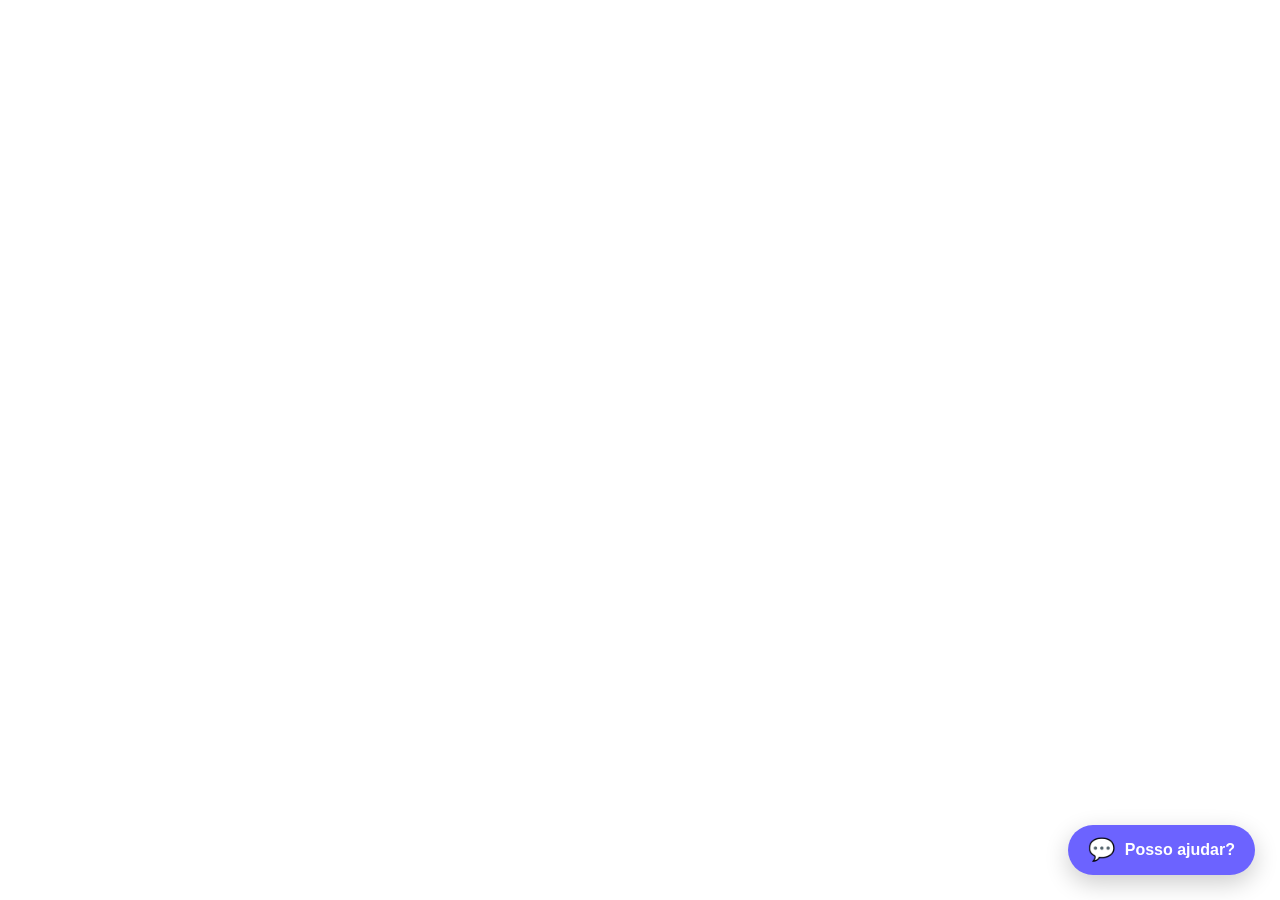
<file: Projeto web desing/Inicio/HTML/ajuda.html>
<!DOCTYPE html>
<html lang="en">
<head>
    <meta charset="UTF-8">
    <meta name="viewport" content="width=device-width, initial-scale=1.0">
    <title>Document</title>
    <link rel="stylesheet" href="../CSS/ajuda.css">
</head>
<body>
      <!-- ===== ASSISTENTE DE IA ===== -->
  <div id="assistente-container">

    <!-- Botão flutuante -->
    <button
      id="assistente-botao"
      type="button"
      aria-label="Abrir assistente"
      aria-expanded="false"
      aria-controls="assistente-chat"
    >
      <span class="assistente-icone">💬</span>
      <span class="assistente-texto">Posso ajudar?</span>
    </button>

    <!-- Janela do chat -->
    <div
      id="assistente-chat"
      class="assistente-chat"
      aria-hidden="true"
    >

      <!-- Cabeçalho -->
      <div class="assistente-header">
        <div class="assistente-header-info">
          <div class="assistente-avatar">🤖</div>

          <div>
            <h3>Assistente Psigologia</h3>
            <span>
              <span class="status-online"></span>
              Online
            </span>
          </div>
        </div>

        <button
          id="assistente-fechar"
          type="button"
          aria-label="Fechar assistente"
        >
          ×
        </button>
      </div>

      <!-- Mensagens -->
      <div
        id="assistente-mensagens"
        class="assistente-mensagens"
        role="log"
        aria-live="polite"
      >
        <div class="mensagem mensagem-ia">
          <div class="mensagem-avatar">🤖</div>

          <div class="mensagem-conteudo">
            Olá! 👋<br><br>
            Eu sou o assistente da Psigologia.
            Posso ajudar você a conhecer nossos serviços,
            encontrar informações ou tirar dúvidas.
          </div>
        </div>
      </div>

      <!-- Campo de mensagem -->
      <form id="assistente-form" class="assistente-input-area">

        <input
          type="text"
          id="assistente-input"
          placeholder="Digite sua mensagem..."
          autocomplete="off"
          aria-label="Digite sua mensagem"
        >

        <button
          type="submit"
          id="assistente-enviar"
          aria-label="Enviar mensagem"
        >
          ➤
        </button>

      </form>

    </div>

  </div>

  <!-- Scripts do site -->
  <script src="../Javascripit/javainicio.js"></script>

  <!-- JavaScript do assistente -->
  <script src="../Javascripit/assistente.js"></script>

</body>
</html>
</file>
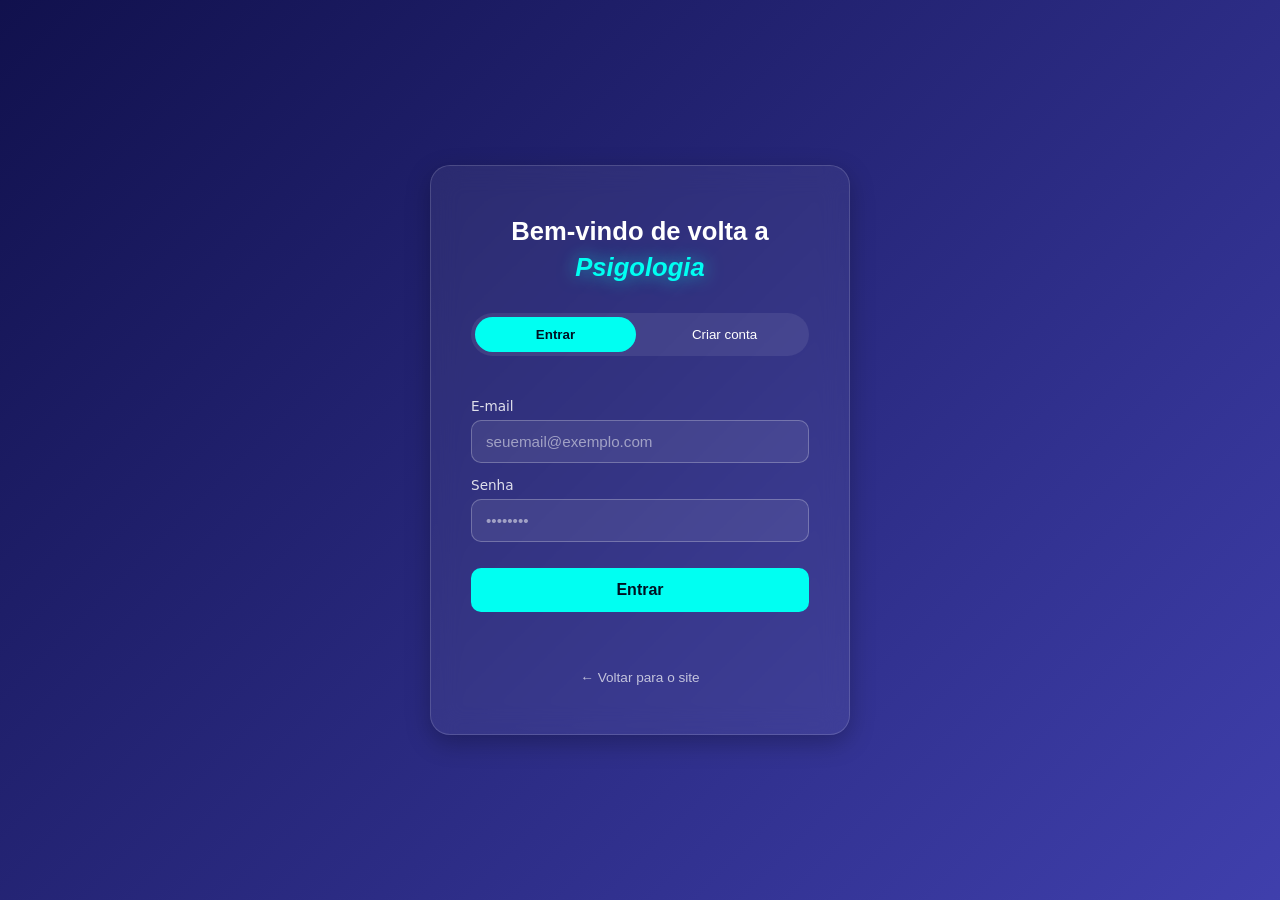
<file: Projeto web desing/Inicio/HTML/login.html>
<!DOCTYPE html>
<html lang="pt-BR">
<head>
  <meta charset="UTF-8">
  <meta http-equiv="X-UA-Compatible" content="IE=edge">
  <meta name="viewport" content="width=device-width, initial-scale=1.0">
  <title>Login | Psigologia</title>
  <link rel="stylesheet" href="../CSS/style.css">
  <link rel="stylesheet" href="../CSS/login.css">
</head>
<body class="login-body">

  <div class="login-wrapper">
    <div class="login-card reveal ativo">
      <h1>Bem-vindo de volta a<br><span id="cor">Psigologia</span></h1>

      <div class="tabs">
        <button class="tab-btn ativo" data-tab="login">Entrar</button>
        <button class="tab-btn" data-tab="cadastro">Criar conta</button>
      </div>

      <form id="formLogin" class="form-tab ativo">
        <label for="loginEmail">E-mail</label>
        <input type="email" id="loginEmail" name="email" required placeholder="seuemail@exemplo.com">

        <label for="loginSenha">Senha</label>
        <input type="password" id="loginSenha" name="senha" required placeholder="••••••••">

        <button type="submit" class="btn-entrar">Entrar</button>
        <p class="msg" id="msgLogin"></p>
      </form>

      <form id="formCadastro" class="form-tab">
        <label for="cadNome">Nome</label>
        <input type="text" id="cadNome" name="nome" required placeholder="Seu nome">

        <label for="cadEmail">E-mail</label>
        <input type="email" id="cadEmail" name="email" required placeholder="seuemail@exemplo.com">

        <label for="cadSenha">Senha</label>
        <input type="password" id="cadSenha" name="senha" required minlength="6" placeholder="mínimo 6 caracteres">

        <button type="submit" class="btn-entrar">Criar conta</button>
        <p class="msg" id="msgCadastro"></p>
      </form>

      <a href="index.html" class="voltar">&larr; Voltar para o site</a>
    </div>
  </div>

  <script src="../Javascripit/login.js"></script>
</body>
</html>
</file>
<file: Projeto web desing/Inicio/CSS/ajuda.css>
/* =====================================================
   ASSISTENTE DE IA - "POSSO AJUDAR?"
   ===================================================== */

#assistente-container {
  position: fixed;
  right: 25px;
  bottom: 25px;
  z-index: 9999;
  font-family: inherit;
}

/* ===== BOTÃO FLUTUANTE ===== */

#assistente-botao {
  display: flex;
  align-items: center;
  gap: 10px;

  border: none;
  border-radius: 30px;

  padding: 14px 20px;

  background: #6c63ff;
  color: #ffffff;

  font-size: 16px;
  font-weight: 600;

  cursor: pointer;

  box-shadow: 0 8px 25px rgba(0, 0, 0, 0.20);

  transition:
    transform 0.25s ease,
    background 0.25s ease,
    box-shadow 0.25s ease;
}

#assistente-botao:hover {
  background: #574fe6;
  transform: translateY(-3px);
  box-shadow: 0 12px 30px rgba(0, 0, 0, 0.25);
}

#assistente-botao:active {
  transform: translateY(0);
}

.assistente-icone {
  font-size: 22px;
  line-height: 1;
}

.assistente-texto {
  white-space: nowrap;
}


/* ===== JANELA DO CHAT ===== */

.assistente-chat {
  position: absolute;

  right: 0;
  bottom: 70px;

  width: 360px;
  height: 500px;

  display: flex;
  flex-direction: column;

  background: #ffffff;

  border-radius: 18px;

  overflow: hidden;

  box-shadow:
    0 15px 50px rgba(0, 0, 0, 0.25);

  opacity: 0;
  visibility: hidden;
  transform: translateY(15px) scale(0.97);

  transition:
    opacity 0.25s ease,
    visibility 0.25s ease,
    transform 0.25s ease;
}


/* Chat aberto */

.assistente-chat.aberto {
  opacity: 1;
  visibility: visible;
  transform: translateY(0) scale(1);
}


/* ===== CABEÇALHO ===== */

.assistente-header {
  min-height: 70px;

  display: flex;
  align-items: center;
  justify-content: space-between;

  padding: 12px 16px;

  background: linear-gradient(
    135deg,
    #6c63ff,
    #8b83ff
  );

  color: #ffffff;
}

.assistente-header-info {
  display: flex;
  align-items: center;
  gap: 10px;
}

.assistente-avatar {
  width: 42px;
  height: 42px;

  display: flex;
  align-items: center;
  justify-content: center;

  border-radius: 50%;

  background: #ffffff;

  font-size: 22px;
}

.assistente-header h3 {
  margin: 0 0 3px;

  font-size: 16px;
  font-weight: 700;
}

.assistente-header span {
  font-size: 12px;
}

.status-online {
  display: inline-block;

  width: 8px;
  height: 8px;

  margin-right: 4px;

  border-radius: 50%;

  background: #42e695;
}


/* ===== BOTÃO FECHAR ===== */

#assistente-fechar {
  width: 35px;
  height: 35px;

  border: none;
  border-radius: 50%;

  background: rgba(255, 255, 255, 0.15);

  color: #ffffff;

  font-size: 25px;
  line-height: 1;

  cursor: pointer;

  transition: background 0.2s ease;
}

#assistente-fechar:hover {
  background: rgba(255, 255, 255, 0.30);
}


/* ===== ÁREA DAS MENSAGENS ===== */

.assistente-mensagens {
  flex: 1;

  padding: 18px;

  overflow-y: auto;

  background: #f7f7fb;
}


/* ===== MENSAGEM ===== */

.mensagem {
  display: flex;
  align-items: flex-start;

  gap: 8px;

  margin-bottom: 15px;
}

.mensagem-avatar {
  width: 30px;
  height: 30px;

  flex-shrink: 0;

  display: flex;
  align-items: center;
  justify-content: center;

  border-radius: 50%;

  background: #e4e2ff;

  font-size: 16px;
}

.mensagem-conteudo {
  max-width: 80%;

  padding: 11px 14px;

  border-radius: 5px 15px 15px 15px;

  background: #ffffff;

  color: #333333;

  font-size: 14px;
  line-height: 1.5;

  box-shadow: 0 2px 8px rgba(0, 0, 0, 0.06);
}


/* ===== MENSAGEM DO USUÁRIO ===== */

.mensagem-usuario {
  justify-content: flex-end;
}

.mensagem-usuario .mensagem-conteudo {
  border-radius: 15px 5px 15px 15px;

  background: #6c63ff;

  color: #ffffff;
}


/* ===== ÁREA DE DIGITAÇÃO ===== */

.assistente-input-area {
  display: flex;
  align-items: center;
  gap: 8px;

  padding: 12px;

  background: #ffffff;

  border-top: 1px solid #eeeeee;
}

#assistente-input {
  flex: 1;

  min-width: 0;

  padding: 12px 14px;

  border: 1px solid #dddddd;
  border-radius: 22px;

  outline: none;

  font-family: inherit;
  font-size: 14px;

  transition:
    border-color 0.2s ease,
    box-shadow 0.2s ease;
}

#assistente-input:focus {
  border-color: #6c63ff;

  box-shadow: 0 0 0 3px rgba(108, 99, 255, 0.10);
}

#assistente-enviar {
  width: 42px;
  height: 42px;

  flex-shrink: 0;

  border: none;
  border-radius: 50%;

  background: #6c63ff;

  color: #ffffff;

  font-size: 18px;

  cursor: pointer;

  transition:
    background 0.2s ease,
    transform 0.2s ease;
}

#assistente-enviar:hover {
  background: #574fe6;
  transform: scale(1.05);
}


/* ===== BARRA DE ROLAGEM ===== */

.assistente-mensagens::-webkit-scrollbar {
  width: 6px;
}

.assistente-mensagens::-webkit-scrollbar-track {
  background: transparent;
}

.assistente-mensagens::-webkit-scrollbar-thumb {
  background: #cccccc;
  border-radius: 10px;
}


/* ===== CELULAR ===== */

@media (max-width: 600px) {

  #assistente-container {
    right: 15px;
    bottom: 15px;
  }

  .assistente-chat {
    position: fixed;

    left: 10px;
    right: 10px;

    bottom: 80px;

    width: auto;
    height: min(500px, 70vh);

    border-radius: 16px;
  }

  #assistente-botao {
    padding: 13px 17px;
  }

  .assistente-texto {
    font-size: 14px;
  }
}


/* ===== REDUÇÃO DE MOVIMENTO ===== */

@media (prefers-reduced-motion: reduce) {

  #assistente-botao,
  .assistente-chat,
  #assistente-enviar {
    transition: none;
  }
}
</file>
<file: Projeto web desing/Inicio/CSS/style.css>
:root{
  --azul-escuro: rgba(2, 2, 66, 0.94);
  --azul-medio: rgba(53, 53, 168, 0.95);
  --ciano: rgb(0, 255, 242);
  --cinza-claro: rgb(230, 230, 230);
  --branco: #fff;
  --sombra: 0 8px 24px rgba(0,0,0,0.25);
  --transicao: 0.35s cubic-bezier(.25,.8,.25,1);
}

*{
  margin: 0;
  padding: 0;
  box-sizing: border-box;
}

html{
  scroll-behavior: smooth;
}

body{
  font-family: 'Trebuchet MS', 'Lucida Sans Unicode', Arial, sans-serif;
  color: #222;
  background: #fafafa;
  overflow-x: hidden;
}

.hero, .main-nav, .sobre-nos, .equipe, .metas, .objetivo, .rodape{
  width: 100%;
  max-width: 1920px;
  margin: 0 auto;
}

/* ===== HERO ===== */

.hero{
  background: linear-gradient(135deg, var(--azul-escuro), var(--azul-medio));
  min-height: 60vh;
  display: flex;
  align-items: center;
  justify-content: space-between;
  flex-wrap: wrap;
  padding: 100px 8%;
  gap: 40px;
}

.hero-content h1{
  font-size: 3.2vw;
  font-family: 'Franklin Gothic Medium', 'Arial Narrow', Arial, sans-serif;
  color: var(--branco);
  line-height: 1.25;    
}

#cor{
  font-style: italic;
  color: var(--ciano);
  text-shadow: 0 0 18px rgba(0,255,242,0.55);
}

.hero-sub{
  margin-top: 24px;
  color: bisque;
  font-size: 1.2rem;
}

.hero-photo img{
  height: 260px;
  width: 320px;
  object-fit: cover;
  border-radius: 16px;
  box-shadow: var(--sombra);
  transition: transform var(--transicao);
}

.hero-photo img:hover{
  transform: scale(1.04) rotate(-1deg);
}

/* ===== NAV ===== */

.main-nav{
  display: flex;
  justify-content: center;
  background: var(--azul-escuro);
  padding: 18px 0;
  position: sticky;
  top: 0;
  z-index: 100;
}

.main-nav ul{
  display: flex;
  gap: 40px;
  list-style: none;
}

.main-nav a{
  color: var(--branco);
  text-decoration: none;
  font-family: Arial, Helvetica, sans-serif;
  font-size: 1.05rem;
  position: relative;
  padding-bottom: 4px;
  transition: color var(--transicao);
}

.main-nav a::after{
  content: '';
  position: absolute;
  left: 0;
  bottom: 0;
  width: 0%;
  height: 2px;
  background: var(--ciano);
  transition: width var(--transicao);
}

.text-1:hover{
  color: var(--ciano);
}

.text-1:hover::after{
  width: 100%;
}

.login-link{
  border: 1px solid var(--ciano);
  padding: 6px 16px !important;
  border-radius: 20px;
}

/* ===== SOBRE NOS ===== */

.sobre-nos{
  display: flex;
  align-items: center;
  justify-content: space-between;
  flex-wrap: wrap;
  gap: 40px;
  padding: 90px 8%;
  background: var(--cinza-claro);
}

.sobre-texto{
  max-width: 560px;
}

.sobre-texto h2{
  font-family: Arial, Helvetica, sans-serif;
  font-size: 2.2rem;
  margin-bottom: 20px;
}

.sobre-texto p{
  font-family: system-ui, -apple-system, BlinkMacSystemFont, 'Segoe UI', Roboto, sans-serif;
  font-size: 1.1rem;
  line-height: 1.7;
  margin-bottom: 14px;
}

.sobre-img img{
  width: 390px;
  height: 260px;
  object-fit: cover;
  border-radius: 23px;
  box-shadow: var(--sombra);
  transition: transform var(--transicao);
}

.sobre-img img:hover{
  transform: translateY(-6px);
}

/* ===== EQUIPE ===== */

.equipe{
  text-align: center;
  padding: 90px 8%;
}

.titulo-imagem{
  font-family: Arial, Helvetica, sans-serif;
  font-style: italic;
  font-size: 2rem;
  margin-bottom: 50px;
}

.equipe-grid{
  display: grid;
  grid-template-columns: repeat(auto-fit, minmax(260px, 1fr));
  gap: 40px;
}

.colaborador{
  background: #fff;
  border-radius: 16px;
  overflow: hidden;
  box-shadow: var(--sombra);
  transition: transform var(--transicao), box-shadow var(--transicao);
}

.colaborador:hover{
  transform: translateY(-8px);
  box-shadow: 0 16px 32px rgba(0,0,0,0.3);
}

.colaborador img{
  width: 100%;
  height: 220px;
  object-fit: cover;
  transition: transform var(--transicao);
}

.colaborador:hover img{
  transform: scale(1.06);
}

.colaborador-info{
  padding: 20px;
  text-align: left;
}

.colaborador-info h3{
  font-family: Arial, Helvetica, sans-serif;
  margin-bottom: 10px;
  color: var(--azul-escuro);
}

.colaborador-info p{
  font-family: system-ui, -apple-system, BlinkMacSystemFont, 'Segoe UI', Roboto, sans-serif;
  font-size: 0.95rem;
  line-height: 1.6;
  color: #444;
}

/* ===== METAS ===== */

.metas{
  background: rgb(255, 249, 249);
  padding: 90px 8%;
  text-align: center;
}

.metas-titulo h2{
  font-family: system-ui, -apple-system, BlinkMacSystemFont, 'Segoe UI', Roboto, sans-serif;
  font-size: 2.2rem;
  margin-bottom: 10px;
}

.metas-titulo p{
  font-family: system-ui, -apple-system, BlinkMacSystemFont, 'Segoe UI', Roboto, sans-serif;
  margin-bottom: 50px;
  color: #555;
}

.metas-grid{
  display: grid;
  grid-template-columns: repeat(auto-fit, minmax(260px, 1fr));
  gap: 30px;
}

.metas-grid fieldset{
  border: none;
  border-radius: 12px;
  padding: 28px;
  background: #fff;
  box-shadow: var(--sombra);
  text-align: left;
  transition: transform var(--transicao);
}

.metas-grid fieldset:hover{
  transform: translateY(-6px);
}

.metas-grid h3{
  font-family: Arial, Helvetica, sans-serif;
  margin-bottom: 10px;
  color: var(--azul-escuro);
}

.metas-grid hr{
  border: none;
  border-top: 2px solid var(--ciano);
  margin-bottom: 14px;
}

.metas-grid p{
  font-family: system-ui, -apple-system, BlinkMacSystemFont, 'Segoe UI', Roboto, sans-serif;
  font-size: 0.95rem;
  line-height: 1.6;
  margin-bottom: 12px;
  color: #444;
}

/* ===== OBJETIVO ===== */

.objetivo{
  background: rgb(124, 114, 114);
  padding: 90px 8%;
  text-align: center;
}

.objetivo h2{
  color: var(--branco);
  font-family: Arial, Helvetica, sans-serif;
  font-size: 2.2rem;
  margin-bottom: 50px;
}

.objetivo-grid{
  display: grid;
  grid-template-columns: repeat(auto-fit, minmax(260px, 1fr));
  gap: 30px;
}

.btn-objetivo{
  font-family: system-ui, -apple-system, BlinkMacSystemFont, 'Segoe UI', Roboto, sans-serif;
  border: none;
  background: var(--azul-medio);
  width: 100%;
  max-width: 260px;
  height: 64px;
  border-radius: 12px;
  color: var(--branco);
  font-size: 1rem;
  cursor: pointer;
  transition: transform var(--transicao), background var(--transicao), box-shadow var(--transicao);
}

.btn-objetivo:hover{
  transform: translateY(-4px);
  background: rgba(53, 53, 168, 1);
  box-shadow: 0 10px 20px rgba(0,0,0,0.35);
}

.painel-info{
  margin: 20px auto 0;
  max-width: 260px;
  background: rgba(23, 43, 155, 0.7);
  border-radius: 12px;
  padding: 0;
  color: var(--branco);
  text-align: left;
  max-height: 0;
  overflow: hidden;
  opacity: 0;
  transform: translateY(-8px);
  transition: max-height var(--transicao), opacity var(--transicao), transform var(--transicao), padding var(--transicao);
}

.painel-info.aberto{
  max-height: 400px;
  opacity: 1;
  transform: translateY(0);
  padding: 18px;
}

.painel-info h3{
  font-family: Arial, Helvetica, sans-serif;
  margin-bottom: 8px;
}

.painel-info hr{
  border: none;
  border-top: 1px solid rgba(255,255,255,0.4);
  margin-bottom: 10px;
}

.painel-info p, .painel-info li{
  font-family: Arial, Helvetica, sans-serif;
  font-size: 0.9rem;
  line-height: 1.6;
  margin-bottom: 6px;
}

/* ===== RODAPE ===== */

.rodape{
  background: var(--azul-escuro);
  color: var(--branco);
  text-align: center;
  padding: 24px;
  font-family: Arial, Helvetica, sans-serif;
}

/* ===== ANIMACOES DE SCROLL ===== */

.reveal{
  opacity: 0;
  transform: translateY(30px);
  transition: opacity 0.7s ease, transform 0.7s ease;
}

.reveal.ativo{
  opacity: 1;
  transform: translateY(0);
}

@media (max-width: 900px){
  .hero-content h1{ font-size: 8vw; }
  .hero{ flex-direction: column; text-align: center; }
}
</file>
<file: Projeto web desing/Inicio/CSS/login.css>
.login-body{
  min-height: 100vh;
  display: flex;
  align-items: center;
  justify-content: center;
  background: linear-gradient(135deg, var(--azul-escuro), var(--azul-medio));
  padding: 20px;
}

.login-wrapper{
  width: 100%;
  display: flex;
  justify-content: center;
}

.login-card{
  background: rgba(255,255,255,0.06);
  backdrop-filter: blur(14px);
  border: 1px solid rgba(255,255,255,0.15);
  border-radius: 20px;
  padding: 48px 40px;
  width: 100%;
  max-width: 420px;
  box-shadow: var(--sombra);
  color: var(--branco);
  text-align: center;
  animation: apareceCard 0.6s cubic-bezier(.25,.8,.25,1);
}

@keyframes apareceCard{
  from{ opacity: 0; transform: translateY(24px) scale(0.97); }
  to{ opacity: 1; transform: translateY(0) scale(1); }
}

.login-card h1{
  font-family: 'Franklin Gothic Medium', 'Arial Narrow', Arial, sans-serif;
  font-size: 1.6rem;
  line-height: 1.4;
  margin-bottom: 28px;
}

.tabs{
  display: flex;
  gap: 8px;
  background: rgba(255,255,255,0.08);
  border-radius: 30px;
  padding: 4px;
  margin-bottom: 28px;
}

.tab-btn{
  flex: 1;
  padding: 10px 0;
  border: none;
  border-radius: 26px;
  background: transparent;
  color: var(--branco);
  font-family: Arial, Helvetica, sans-serif;
  cursor: pointer;
  transition: background var(--transicao), color var(--transicao), transform var(--transicao);
}

.tab-btn.ativo{
  background: var(--ciano);
  color: #012;
  font-weight: bold;
}

.tab-btn:hover{
  transform: translateY(-1px);
}

.form-tab{
  display: none;
  flex-direction: column;
  text-align: left;
  animation: fadeIn 0.4s ease;
}

.form-tab.ativo{
  display: flex;
}

@keyframes fadeIn{
  from{ opacity: 0; transform: translateY(8px); }
  to{ opacity: 1; transform: translateY(0); }
}

.form-tab label{
  font-family: system-ui, -apple-system, BlinkMacSystemFont, 'Segoe UI', Roboto, sans-serif;
  font-size: 0.85rem;
  margin: 14px 0 6px;
  color: rgba(255,255,255,0.85);
}

.form-tab input{
  padding: 12px 14px;
  border-radius: 10px;
  border: 1px solid rgba(255,255,255,0.25);
  background: rgba(255,255,255,0.08);
  color: var(--branco);
  font-size: 0.95rem;
  transition: border var(--transicao), background var(--transicao), box-shadow var(--transicao);
}

.form-tab input::placeholder{
  color: rgba(255,255,255,0.5);
}

.form-tab input:focus{
  outline: none;
  border-color: var(--ciano);
  box-shadow: 0 0 0 3px rgba(0,255,242,0.15);
  background: rgba(255,255,255,0.12);
}

.btn-entrar{
  margin-top: 26px;
  padding: 13px 0;
  border: none;
  border-radius: 10px;
  background: var(--ciano);
  color: #012;
  font-weight: bold;
  font-size: 1rem;
  cursor: pointer;
  transition: transform var(--transicao), box-shadow var(--transicao), background var(--transicao);
}

.btn-entrar:hover{
  transform: translateY(-2px);
  box-shadow: 0 10px 20px rgba(0,255,242,0.25);
}

.btn-entrar:active{
  transform: translateY(0);
}

.btn-entrar.carregando{
  opacity: 0.7;
  pointer-events: none;
}

.msg{
  margin-top: 14px;
  font-size: 0.85rem;
  min-height: 18px;
  font-family: Arial, Helvetica, sans-serif;
}

.msg.erro{ color: #ff8a8a; }
.msg.sucesso{ color: #8affb0; }

.voltar{
  display: inline-block;
  margin-top: 26px;
  color: rgba(255,255,255,0.7);
  text-decoration: none;
  font-family: Arial, Helvetica, sans-serif;
  font-size: 0.85rem;
  transition: color var(--transicao);
}

.voltar:hover{
  color: var(--ciano);
}
</file>
